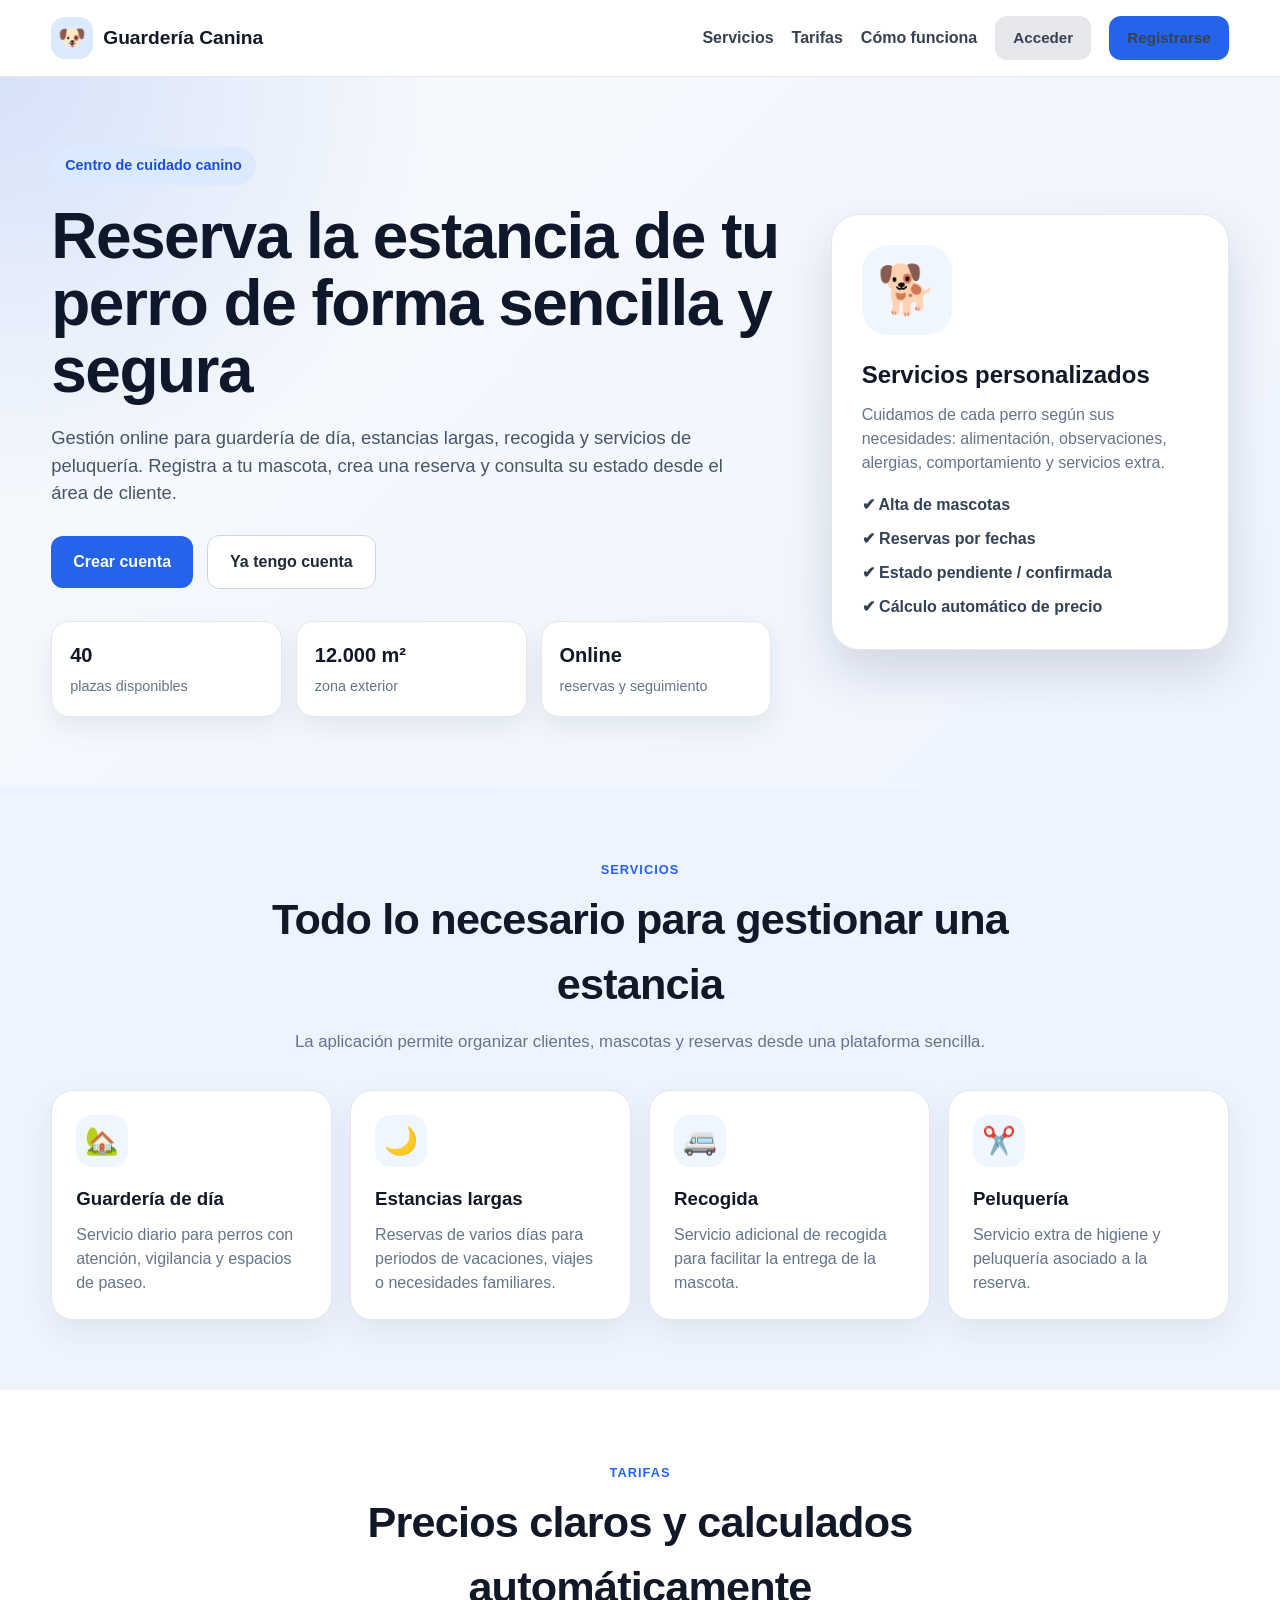
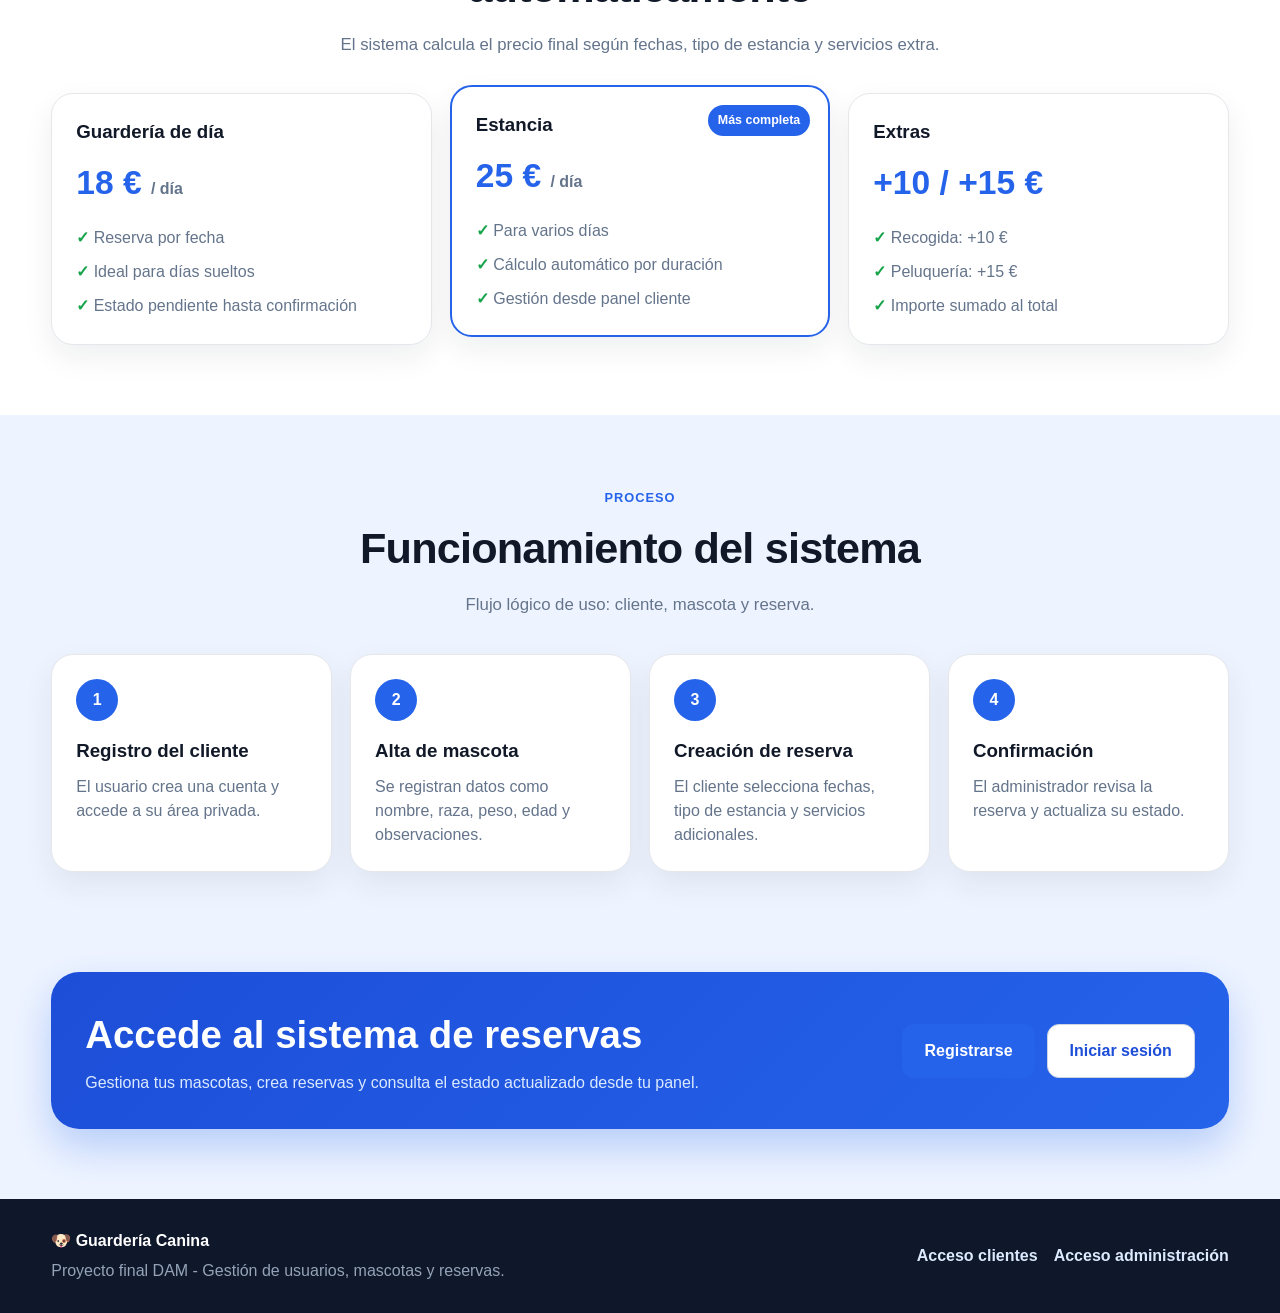
<file: src/main/resources/static/index.html>
<!DOCTYPE html>
<html lang="es">
<head>
    <meta charset="UTF-8">
    <meta name="viewport" content="width=device-width, initial-scale=1.0">
    <title>Guardería Canina | Cuidado, reservas y estancias</title>

    <link rel="stylesheet" href="css/styles.css">
</head>
<body>

<header class="landing-header">
    <div class="landing-container landing-nav">
        <a href="index.html" class="landing-logo">
            <span class="landing-logo-icon">🐶</span>
            <span>Guardería Canina</span>
        </a>

        <nav class="landing-menu">
            <a href="#servicios">Servicios</a>
            <a href="#tarifas">Tarifas</a>
            <a href="#funcionamiento">Cómo funciona</a>
            <a href="login.html" class="btn btn-secondary">Acceder</a>
            <a href="registro.html" class="btn btn-primary">Registrarse</a>
        </nav>
    </div>
</header>

<main>

    <section class="landing-hero">
        <div class="landing-container hero-grid">
            <div class="hero-content">
                <span class="hero-badge">Centro de cuidado canino</span>
                <h1>Reserva la estancia de tu perro de forma sencilla y segura</h1>
                <p>
                    Gestión online para guardería de día, estancias largas, recogida y servicios de peluquería.
                    Registra a tu mascota, crea una reserva y consulta su estado desde el área de cliente.
                </p>

                <div class="hero-actions">
                    <a href="registro.html" class="btn btn-primary btn-lg">Crear cuenta</a>
                    <a href="login.html" class="btn btn-outline btn-lg">Ya tengo cuenta</a>
                </div>

                <div class="hero-info">
                    <div>
                        <strong>40</strong>
                        <span>plazas disponibles</span>
                    </div>
                    <div>
                        <strong>12.000 m²</strong>
                        <span>zona exterior</span>
                    </div>
                    <div>
                        <strong>Online</strong>
                        <span>reservas y seguimiento</span>
                    </div>
                </div>
            </div>

            <div class="hero-card">
                <div class="hero-card-img">🐕</div>
                <h2>Servicios personalizados</h2>
                <p>
                    Cuidamos de cada perro según sus necesidades: alimentación, observaciones,
                    alergias, comportamiento y servicios extra.
                </p>
                <ul>
                    <li>✔ Alta de mascotas</li>
                    <li>✔ Reservas por fechas</li>
                    <li>✔ Estado pendiente / confirmada</li>
                    <li>✔ Cálculo automático de precio</li>
                </ul>
            </div>
        </div>
    </section>

    <section id="servicios" class="landing-section">
        <div class="landing-container">
            <div class="section-heading">
                <span>Servicios</span>
                <h2>Todo lo necesario para gestionar una estancia</h2>
                <p>La aplicación permite organizar clientes, mascotas y reservas desde una plataforma sencilla.</p>
            </div>

            <div class="landing-cards">
                <article class="landing-card">
                    <div class="card-icon">🏡</div>
                    <h3>Guardería de día</h3>
                    <p>Servicio diario para perros con atención, vigilancia y espacios de paseo.</p>
                </article>

                <article class="landing-card">
                    <div class="card-icon">🌙</div>
                    <h3>Estancias largas</h3>
                    <p>Reservas de varios días para periodos de vacaciones, viajes o necesidades familiares.</p>
                </article>

                <article class="landing-card">
                    <div class="card-icon">🚐</div>
                    <h3>Recogida</h3>
                    <p>Servicio adicional de recogida para facilitar la entrega de la mascota.</p>
                </article>

                <article class="landing-card">
                    <div class="card-icon">✂️</div>
                    <h3>Peluquería</h3>
                    <p>Servicio extra de higiene y peluquería asociado a la reserva.</p>
                </article>
            </div>
        </div>
    </section>

    <section id="tarifas" class="landing-section section-alt">
        <div class="landing-container">
            <div class="section-heading">
                <span>Tarifas</span>
                <h2>Precios claros y calculados automáticamente</h2>
                <p>El sistema calcula el precio final según fechas, tipo de estancia y servicios extra.</p>
            </div>

            <div class="price-grid">
                <article class="price-card">
                    <h3>Guardería de día</h3>
                    <p class="price">18 € <span>/ día</span></p>
                    <ul>
                        <li>Reserva por fecha</li>
                        <li>Ideal para días sueltos</li>
                        <li>Estado pendiente hasta confirmación</li>
                    </ul>
                </article>

                <article class="price-card featured">
                    <div class="featured-label">Más completa</div>
                    <h3>Estancia</h3>
                    <p class="price">25 € <span>/ día</span></p>
                    <ul>
                        <li>Para varios días</li>
                        <li>Cálculo automático por duración</li>
                        <li>Gestión desde panel cliente</li>
                    </ul>
                </article>

                <article class="price-card">
                    <h3>Extras</h3>
                    <p class="price">+10 / +15 €</p>
                    <ul>
                        <li>Recogida: +10 €</li>
                        <li>Peluquería: +15 €</li>
                        <li>Importe sumado al total</li>
                    </ul>
                </article>
            </div>
        </div>
    </section>

    <section id="funcionamiento" class="landing-section">
        <div class="landing-container">
            <div class="section-heading">
                <span>Proceso</span>
                <h2>Funcionamiento del sistema</h2>
                <p>Flujo lógico de uso: cliente, mascota y reserva.</p>
            </div>

            <div class="steps-grid">
                <article class="step-card">
                    <span>1</span>
                    <h3>Registro del cliente</h3>
                    <p>El usuario crea una cuenta y accede a su área privada.</p>
                </article>

                <article class="step-card">
                    <span>2</span>
                    <h3>Alta de mascota</h3>
                    <p>Se registran datos como nombre, raza, peso, edad y observaciones.</p>
                </article>

                <article class="step-card">
                    <span>3</span>
                    <h3>Creación de reserva</h3>
                    <p>El cliente selecciona fechas, tipo de estancia y servicios adicionales.</p>
                </article>

                <article class="step-card">
                    <span>4</span>
                    <h3>Confirmación</h3>
                    <p>El administrador revisa la reserva y actualiza su estado.</p>
                </article>
            </div>
        </div>
    </section>

    <section class="landing-section final-cta">
        <div class="landing-container cta-box">
            <div>
                <h2>Accede al sistema de reservas</h2>
                <p>Gestiona tus mascotas, crea reservas y consulta el estado actualizado desde tu panel.</p>
            </div>

            <div class="cta-actions">
                <a href="registro.html" class="btn btn-primary btn-lg">Registrarse</a>
                <a href="login.html" class="btn btn-outline btn-lg">Iniciar sesión</a>
            </div>
        </div>
    </section>

</main>

<footer class="landing-footer">
    <div class="landing-container footer-grid">
        <div>
            <strong>🐶 Guardería Canina</strong>
            <p>Proyecto final DAM - Gestión de usuarios, mascotas y reservas.</p>
        </div>

        <div>
            <a href="login.html">Acceso clientes</a>
            <a href="login.html">Acceso administración</a>
        </div>
    </div>
</footer>

</body>
</html>
</file>
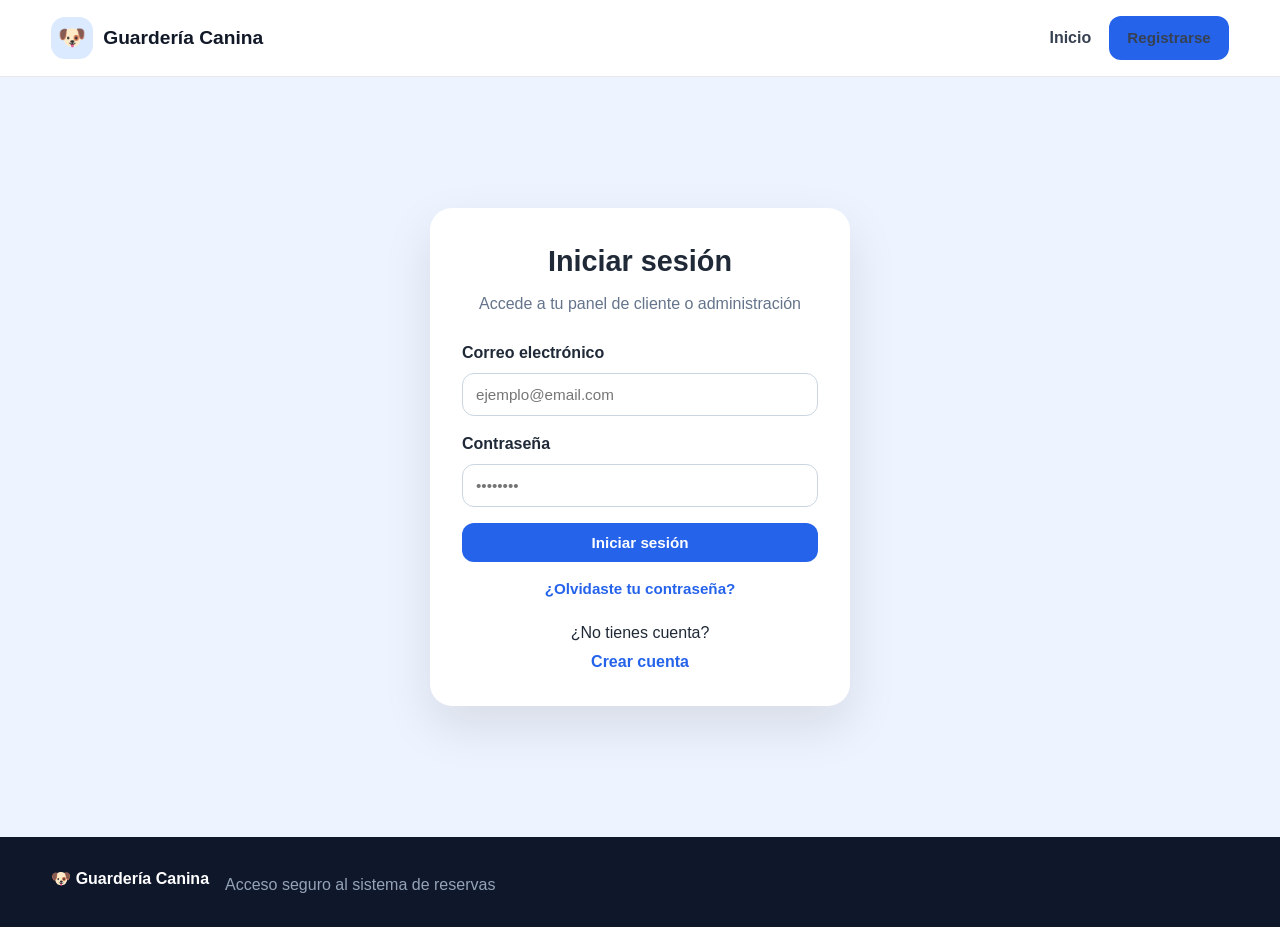
<file: src/main/resources/static/login.html>
<!DOCTYPE html>
<html lang="es">
<head>
    <meta charset="UTF-8">
    <meta name="viewport" content="width=device-width, initial-scale=1.0">
    <title>Acceso | Guardería Canina</title>

    <link rel="stylesheet" href="css/styles.css">
</head>
<body>

<header class="landing-header">
    <div class="landing-container landing-nav">
        <a href="index.html" class="landing-logo">
            <span class="landing-logo-icon">🐶</span>
            <span>Guardería Canina</span>
        </a>

        <nav class="landing-menu">
            <a href="index.html">Inicio</a>
            <a href="registro.html" class="btn btn-primary">Registrarse</a>
        </nav>
    </div>
</header>

<main class="auth-wrapper">
    <section class="auth-card">

        <div class="auth-header">
            <h1>Iniciar sesión</h1>
            <p>Accede a tu panel de cliente o administración</p>
        </div>

        <form id="loginForm" class="auth-form">

            <div class="form-group">
                <label for="email">Correo electrónico</label>
                <input type="email" id="email" placeholder="ejemplo@email.com" required>
            </div>

            <div class="form-group">
                <label for="password">Contraseña</label>
                <input type="password" id="password" placeholder="••••••••" required>
            </div>

            <button type="submit" class="btn btn-primary submit-btn">
                Iniciar sesión
            </button>

        </form>

        <div id="mensaje" class="mensaje-login"></div>

        <div class="auth-links">
            <button type="button" id="btnRecuperarPassword" class="link-button">
                ¿Olvidaste tu contraseña?
            </button>
        </div>

        <div class="auth-footer">
            <p>¿No tienes cuenta?</p>
            <a href="registro.html">Crear cuenta</a>
        </div>

    </section>
</main>

<footer class="landing-footer">
    <div class="landing-container footer-grid">
        <div>
            <strong>🐶 Guardería Canina</strong>
            <p>Acceso seguro al sistema de reservas</p>
        </div>
    </div>
</footer>

<script src="js/login.js"></script>
</body>
</html>
</file>
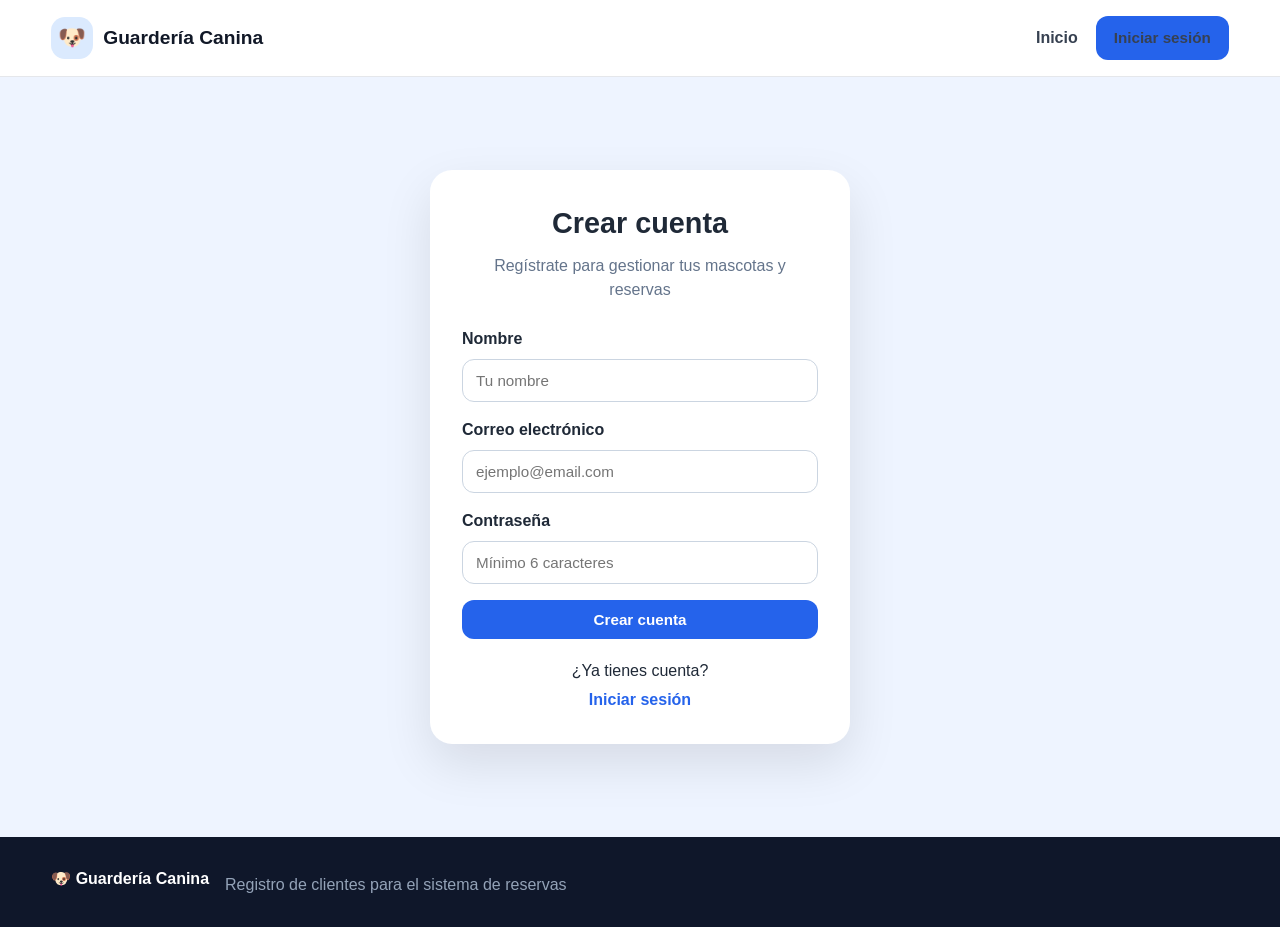
<file: src/main/resources/static/registro.html>
<!DOCTYPE html>
<html lang="es">
<head>
    <meta charset="UTF-8">
    <meta name="viewport" content="width=device-width, initial-scale=1.0">
    <title>Registro | Guardería Canina</title>

    <link rel="stylesheet" href="css/styles.css">
</head>
<body>

<header class="landing-header">
    <div class="landing-container landing-nav">
        <a href="index.html" class="landing-logo">
            <span class="landing-logo-icon">🐶</span>
            <span>Guardería Canina</span>
        </a>

        <nav class="landing-menu">
            <a href="index.html">Inicio</a>
            <a href="login.html" class="btn btn-primary">Iniciar sesión</a>
        </nav>
    </div>
</header>

<main class="auth-wrapper">
    <section class="auth-card">

        <div class="auth-header">
            <h1>Crear cuenta</h1>
            <p>Regístrate para gestionar tus mascotas y reservas</p>
        </div>

        <form id="registroForm" class="auth-form">

            <div class="form-group">
                <label for="nombre">Nombre</label>
                <input type="text" id="nombre" placeholder="Tu nombre" required>
            </div>

            <div class="form-group">
                <label for="email">Correo electrónico</label>
                <input type="email" id="email" placeholder="ejemplo@email.com" required>
            </div>

            <div class="form-group">
                <label for="password">Contraseña</label>
                <input type="password" id="password" placeholder="Mínimo 6 caracteres" required>
            </div>

            <button type="submit" class="btn btn-primary submit-btn">
                Crear cuenta
            </button>

        </form>

        <div id="mensaje" class="mensaje-registro"></div>

        <div class="auth-footer">
            <p>¿Ya tienes cuenta?</p>
            <a href="login.html">Iniciar sesión</a>
        </div>

    </section>
</main>

<footer class="landing-footer">
    <div class="landing-container footer-grid">
        <div>
            <strong>🐶 Guardería Canina</strong>
            <p>Registro de clientes para el sistema de reservas</p>
        </div>
    </div>
</footer>

<script src="js/registro.js"></script>
</body>
</html>
</file>
<file: src/main/resources/static/css/styles.css>
/* ============================
   RESET / BASE
============================ */

* {
    margin: 0;
    padding: 0;
    box-sizing: border-box;
}

html {
    scroll-behavior: smooth;
}

body {
    font-family: Arial, Helvetica, sans-serif;
    background: #eef4ff;
    color: #1f2937;
    line-height: 1.5;
}

a {
    text-decoration: none;
}

button,
input,
select,
textarea {
    font-family: inherit;
}

.oculto,
.hidden {
    display: none !important;
}

.container,
.landing-container {
    width: 92%;
    max-width: 1180px;
    margin: 0 auto;
}

/* ============================
   BOTONES
============================ */

.btn {
    display: inline-flex;
    align-items: center;
    justify-content: center;
    gap: 8px;
    border: none;
    border-radius: 12px;
    padding: 11px 18px;
    font-weight: 700;
    font-size: 0.95rem;
    cursor: pointer;
    transition: 0.2s ease;
    text-decoration: none;
    white-space: nowrap;
}

.btn:hover {
    transform: translateY(-1px);
}

.btn-primary {
    background-color: #2563eb;
    color: #ffffff;
}

.btn-primary:hover {
    background-color: #1d4ed8;
}

.btn-secondary,
.btn-secundario {
    background-color: #e5e7eb;
    color: #1f2937;
}

.btn-secondary:hover,
.btn-secundario:hover {
    background-color: #d1d5db;
}

.btn-outline {
    border: 1px solid #cbd5e1;
    background-color: #ffffff;
    color: #1f2937;
}

.btn-outline:hover {
    background-color: #f8fafc;
}

.btn-danger {
    background-color: #dc2626;
    color: #ffffff;
}

.btn-danger:hover {
    background-color: #b91c1c;
}

.btn-warning {
    background-color: #f59e0b;
    color: #ffffff;
}

.btn-warning:hover {
    background-color: #d97706;
}

.btn-lg {
    padding: 14px 22px;
    font-size: 1rem;
}

/* ============================
   LANDING / INDEX
============================ */

.landing-header {
    position: sticky;
    top: 0;
    z-index: 50;
    background-color: rgba(255, 255, 255, 0.96);
    backdrop-filter: blur(12px);
    border-bottom: 1px solid #e5e7eb;
}

.landing-nav {
    min-height: 76px;
    display: flex;
    align-items: center;
    justify-content: space-between;
    gap: 20px;
}

.landing-logo {
    display: flex;
    align-items: center;
    gap: 10px;
    color: #111827;
    font-weight: 800;
    font-size: 1.2rem;
}

.landing-logo-icon {
    width: 42px;
    height: 42px;
    display: inline-flex;
    align-items: center;
    justify-content: center;
    background-color: #dbeafe;
    border-radius: 14px;
    font-size: 1.4rem;
}

.landing-menu {
    display: flex;
    align-items: center;
    gap: 18px;
    flex-wrap: wrap;
}

.landing-menu a {
    color: #374151;
    font-weight: 700;
}

.landing-menu a:hover {
    color: #2563eb;
}

.landing-hero {
    padding: 70px 0;
    background:
        radial-gradient(circle at top left, rgba(37, 99, 235, 0.16), transparent 30%),
        linear-gradient(135deg, #f8fafc, #eef4ff);
}

.hero-grid {
    display: grid;
    grid-template-columns: 1.3fr 0.7fr;
    gap: 40px;
    align-items: center;
}

.hero-content h1 {
    max-width: 760px;
    margin-bottom: 20px;
    color: #0f172a;
    font-size: clamp(2.2rem, 5vw, 4.4rem);
    line-height: 1.05;
    letter-spacing: -1.5px;
}

.hero-content p {
    max-width: 680px;
    color: #475569;
    font-size: 1.15rem;
    margin-bottom: 28px;
}

.hero-badge {
    display: inline-flex;
    margin-bottom: 18px;
    padding: 8px 14px;
    border-radius: 999px;
    background-color: #dbeafe;
    color: #1d4ed8;
    font-weight: 800;
    font-size: 0.9rem;
}

.hero-actions {
    display: flex;
    align-items: center;
    gap: 14px;
    flex-wrap: wrap;
    margin-bottom: 32px;
}

.hero-info {
    display: grid;
    grid-template-columns: repeat(3, minmax(120px, 1fr));
    gap: 14px;
    max-width: 720px;
}

.hero-info div {
    background-color: #ffffff;
    border: 1px solid #e5e7eb;
    border-radius: 18px;
    padding: 18px;
    box-shadow: 0 10px 26px rgba(15, 23, 42, 0.07);
}

.hero-info strong {
    display: block;
    color: #111827;
    font-size: 1.25rem;
    margin-bottom: 4px;
}

.hero-info span {
    color: #64748b;
    font-size: 0.9rem;
}

.hero-card {
    background-color: #ffffff;
    border: 1px solid #e5e7eb;
    border-radius: 28px;
    padding: 30px;
    box-shadow: 0 22px 50px rgba(15, 23, 42, 0.14);
}

.hero-card-img {
    width: 90px;
    height: 90px;
    display: flex;
    align-items: center;
    justify-content: center;
    margin-bottom: 22px;
    border-radius: 26px;
    background-color: #eff6ff;
    font-size: 3rem;
}

.hero-card h2 {
    color: #111827;
    margin-bottom: 10px;
}

.hero-card p {
    color: #64748b;
    margin-bottom: 18px;
}

.hero-card ul {
    list-style: none;
    display: grid;
    gap: 10px;
}

.hero-card li {
    color: #334155;
    font-weight: 700;
}

.landing-section {
    padding: 70px 0;
}

.section-alt {
    background-color: #ffffff;
}

.section-heading {
    max-width: 760px;
    margin: 0 auto 36px auto;
    text-align: center;
}

.section-heading span {
    display: inline-block;
    margin-bottom: 8px;
    color: #2563eb;
    font-weight: 800;
    text-transform: uppercase;
    letter-spacing: 0.08em;
    font-size: 0.8rem;
}

.section-heading h2 {
    color: #111827;
    font-size: clamp(1.8rem, 4vw, 2.7rem);
    margin-bottom: 12px;
    letter-spacing: -0.8px;
}

.section-heading p {
    color: #64748b;
    font-size: 1.05rem;
}

.landing-cards {
    display: grid;
    grid-template-columns: repeat(4, 1fr);
    gap: 18px;
}

.landing-card,
.price-card,
.step-card {
    background-color: #ffffff;
    border: 1px solid #e5e7eb;
    border-radius: 22px;
    padding: 24px;
    box-shadow: 0 12px 30px rgba(15, 23, 42, 0.07);
}

.card-icon {
    width: 52px;
    height: 52px;
    display: flex;
    align-items: center;
    justify-content: center;
    margin-bottom: 18px;
    border-radius: 16px;
    background-color: #eff6ff;
    font-size: 1.7rem;
}

.landing-card h3,
.price-card h3,
.step-card h3 {
    color: #111827;
    margin-bottom: 10px;
}

.landing-card p,
.price-card li,
.step-card p {
    color: #64748b;
}

.price-grid {
    display: grid;
    grid-template-columns: repeat(3, 1fr);
    gap: 18px;
}

.price-card {
    position: relative;
}

.price-card.featured {
    border: 2px solid #2563eb;
    transform: translateY(-8px);
}

.featured-label {
    position: absolute;
    top: 18px;
    right: 18px;
    background-color: #2563eb;
    color: #ffffff;
    border-radius: 999px;
    padding: 6px 10px;
    font-size: 0.78rem;
    font-weight: 800;
}

.price {
    color: #2563eb;
    font-size: 2.1rem;
    font-weight: 900;
    margin: 12px 0 18px 0;
}

.price span {
    color: #64748b;
    font-size: 1rem;
    font-weight: 700;
}

.price-card ul {
    list-style: none;
    display: grid;
    gap: 10px;
}

.price-card li::before {
    content: "✓ ";
    color: #16a34a;
    font-weight: 900;
}

.steps-grid {
    display: grid;
    grid-template-columns: repeat(4, 1fr);
    gap: 18px;
}

.step-card span {
    width: 42px;
    height: 42px;
    display: inline-flex;
    align-items: center;
    justify-content: center;
    margin-bottom: 16px;
    border-radius: 50%;
    background-color: #2563eb;
    color: #ffffff;
    font-weight: 900;
}

.final-cta {
    padding-top: 30px;
}

.cta-box {
    display: flex;
    align-items: center;
    justify-content: space-between;
    gap: 24px;
    padding: 34px;
    border-radius: 28px;
    background: linear-gradient(135deg, #1d4ed8, #2563eb);
    color: #ffffff;
    box-shadow: 0 18px 40px rgba(37, 99, 235, 0.28);
}

.cta-box h2 {
    font-size: clamp(1.6rem, 4vw, 2.4rem);
    margin-bottom: 8px;
}

.cta-box p {
    color: #dbeafe;
}

.cta-actions {
    display: flex;
    gap: 12px;
    flex-wrap: wrap;
}

.cta-box .btn-outline {
    background-color: #ffffff;
    color: #1d4ed8;
}

.landing-footer {
    background-color: #0f172a;
    color: #ffffff;
    padding: 30px 0;
}

.footer-grid {
    display: flex;
    align-items: center;
    justify-content: space-between;
    gap: 20px;
}

.footer-grid p {
    margin-top: 6px;
    color: #94a3b8;
}

.footer-grid div:last-child {
    display: flex;
    gap: 16px;
    flex-wrap: wrap;
}

.footer-grid a {
    color: #dbeafe;
    font-weight: 700;
}

/* ============================
   FORMULARIOS GENERALES
============================ */

.panel {
    background: #ffffff;
    border-radius: 16px;
    padding: 25px;
    margin-bottom: 25px;
    box-shadow: 0 8px 22px rgba(15, 23, 42, 0.08);
}

.formulario,
.form-grid {
    display: grid;
    grid-template-columns: repeat(2, 1fr);
    gap: 18px;
}

.form-group {
    display: flex;
    flex-direction: column;
}

.form-group.full,
.form-group.full-width,
.full-width {
    grid-column: 1 / -1;
}

label {
    margin-bottom: 8px;
    font-weight: 700;
    color: #1f2937;
}

input,
select,
textarea {
    width: 100%;
    padding: 12px 13px;
    border: 1px solid #cbd5e1;
    border-radius: 12px;
    outline: none;
    font-size: 0.95rem;
    background-color: #ffffff;
    transition: 0.2s ease;
}

input:focus,
select:focus,
textarea:focus {
    border-color: #2563eb;
    box-shadow: 0 0 0 3px rgba(37, 99, 235, 0.15);
}

textarea {
    resize: vertical;
    min-height: 100px;
}

.form-help {
    display: block;
    margin-top: 8px;
    color: #64748b;
    font-size: 0.88rem;
    line-height: 1.4;
}

.mensaje,
.message {
    margin-top: 18px;
    padding: 14px;
    border-radius: 12px;
    font-weight: 700;
}

.mensaje.ok,
.message.success {
    background-color: #dcfce7;
    color: #166534;
    border: 1px solid #86efac;
}

.mensaje.error,
.message.error {
    background-color: #fee2e2;
    color: #991b1b;
    border: 1px solid #fca5a5;
}

.mensaje.info,
.mensaje.aviso {
    background-color: #dbeafe;
    color: #1d4ed8;
    border: 1px solid #93c5fd;
}

/* ============================
   AUTH LOGIN / REGISTRO
============================ */

.auth-wrapper {
    min-height: calc(100vh - 140px);
    display: flex;
    align-items: center;
    justify-content: center;
    padding: 40px 20px;
}

.auth-card {
    width: 100%;
    max-width: 420px;
    background: #ffffff;
    padding: 32px;
    border-radius: 22px;
    box-shadow: 0 20px 50px rgba(0,0,0,0.1);
}

.auth-header {
    text-align: center;
    margin-bottom: 25px;
}

.auth-header h1 {
    font-size: 1.8rem;
    margin-bottom: 8px;
}

.auth-header p {
    color: #64748b;
}

.auth-form {
    display: flex;
    flex-direction: column;
    gap: 16px;
}

.auth-links {
    margin-top: 14px;
    text-align: center;
}

.link-button {
    border: none;
    background: transparent;
    color: #2563eb;
    font-weight: 700;
    cursor: pointer;
    font-size: 0.95rem;
}

.link-button:hover {
    text-decoration: underline;
}

.auth-footer {
    margin-top: 20px;
    text-align: center;
}

.auth-footer p {
    margin-bottom: 5px;
}

.auth-footer a {
    color: #2563eb;
    font-weight: bold;
}

.auth-footer a:hover {
    text-decoration: underline;
}

.mensaje-login,
.mensaje-registro {
    margin-top: 15px;
    font-weight: bold;
    text-align: center;
}

.mensaje-login.error,
.mensaje-registro.error {
    color: #dc2626;
}

.mensaje-login.ok,
.mensaje-registro.ok {
    color: #16a34a;
}

.mensaje-login.info,
.mensaje-registro.info {
    color: #1d4ed8;
}

/* ============================
   CLIENTE FINAL
============================ */

.cliente-header {
    width: 100%;
    min-height: 78px;
    padding: 16px 4%;
    background-color: rgba(255, 255, 255, 0.98);
    backdrop-filter: blur(12px);
    border-bottom: 1px solid #dbe3ee;
    display: flex;
    align-items: center;
    justify-content: space-between;
    gap: 24px;
    position: sticky;
    top: 0;
    z-index: 40;
    box-shadow: 0 8px 24px rgba(15, 23, 42, 0.04);
}

.cliente-header__brand p {
    color: #64748b;
    font-size: 0.92rem;
    margin-top: 4px;
}

.cliente-header__actions {
    display: flex;
    align-items: center;
    gap: 12px;
    flex-wrap: wrap;
}

.usuario-logueado {
    font-weight: 800;
    color: #334155;
    background-color: #f8fafc;
    border: 1px solid #e5e7eb;
    padding: 9px 13px;
    border-radius: 999px;
}

.cliente-main {
    width: 96%;
    max-width: 1520px;
    margin: 0 auto;
    padding: 34px 0 72px;
}

.cliente-hero {
    display: grid;
    grid-template-columns: minmax(0, 2fr) minmax(340px, 0.8fr);
    gap: 32px;
    align-items: stretch;
    margin-bottom: 30px;
    padding: 44px;
    border-radius: 32px;
    background:
        radial-gradient(circle at top left, rgba(37, 99, 235, 0.18), transparent 34%),
        linear-gradient(135deg, #ffffff, #eef4ff);
    border: 1px solid #bfdbfe;
    box-shadow: 0 20px 48px rgba(15, 23, 42, 0.10);
}

.cliente-hero__content {
    max-width: 980px;
}

.cliente-hero h1 {
    font-size: clamp(2.4rem, 4vw, 3.8rem);
    color: #0f172a;
    margin-bottom: 14px;
    letter-spacing: -1.3px;
    line-height: 1.08;
}

.cliente-hero p {
    max-width: 900px;
    color: #475569;
    font-size: 1.1rem;
}

.cliente-hero__card {
    height: 100%;
    background-color: #ffffff;
    border: 1px solid #bfdbfe;
    border-radius: 28px;
    padding: 30px;
    box-shadow: 0 16px 34px rgba(37, 99, 235, 0.13);
    display: flex;
    flex-direction: column;
    justify-content: center;
}

.cliente-hero__card span {
    width: 64px;
    height: 64px;
    display: flex;
    align-items: center;
    justify-content: center;
    margin-bottom: 18px;
    border-radius: 20px;
    background-color: #eff6ff;
    font-size: 2.2rem;
}

.cliente-hero__card strong {
    display: block;
    color: #0f172a;
    font-size: 1.16rem;
    margin-bottom: 8px;
}

.cliente-hero__card p {
    color: #64748b;
    font-size: 0.96rem;
}

.section-kicker {
    display: inline-block;
    margin-bottom: 7px;
    color: #2563eb;
    font-size: 0.76rem;
    font-weight: 900;
    text-transform: uppercase;
    letter-spacing: 0.08em;
}

.cliente-resumen,
.cliente-panel {
    background-color: #ffffff;
    border: 1px solid #dbe3ee;
    border-radius: 28px;
    padding: 30px;
    box-shadow: 0 16px 38px rgba(15, 23, 42, 0.08);
}

.cliente-resumen {
    margin-bottom: 30px;
}

.cliente-section-header {
    display: flex;
    justify-content: space-between;
    align-items: flex-start;
    gap: 18px;
    margin-bottom: 24px;
}

.cliente-section-header h2 {
    color: #111827;
    font-size: 1.38rem;
    margin-bottom: 5px;
}

.cliente-section-header p,
#ultimaActualizacion {
    color: #64748b;
}

.cliente-stats-grid {
    display: grid;
    grid-template-columns: repeat(5, minmax(0, 1fr));
    gap: 18px;
}

.cliente-stat-card {
    min-height: 126px;
    padding: 22px;
    border-radius: 22px;
    background-color: #f8fafc;
    border: 1px solid #e5e7eb;
    transition: 0.2s ease;
    display: flex;
    flex-direction: column;
    justify-content: space-between;
}

.cliente-stat-card:hover {
    transform: translateY(-2px);
}

.cliente-stat-card span {
    display: block;
    color: #64748b;
    font-weight: 800;
    margin-bottom: 8px;
}

.cliente-stat-card strong {
    color: #0f172a;
    font-size: 2.25rem;
    line-height: 1;
}

.stat-pendiente {
    background-color: #fff7ed;
    border-color: #fed7aa;
}

.stat-confirmada {
    background-color: #eff6ff;
    border-color: #bfdbfe;
}

.stat-cancelada {
    background-color: #fef2f2;
    border-color: #fecaca;
}

.stat-finalizada {
    background-color: #f3f4f6;
    border-color: #d1d5db;
}

.stat-clickable {
    cursor: pointer;
}

.stat-clickable:hover {
    border-color: #2563eb;
    box-shadow: 0 14px 30px rgba(37, 99, 235, 0.14);
}

.cliente-grid {
    display: grid;
    gap: 30px;
    align-items: start;
}

.cliente-grid-superior {
    grid-template-columns: minmax(380px, 0.82fr) minmax(580px, 1.18fr);
    margin-bottom: 30px;
}

.cliente-reservas-full {
    margin-top: 30px;
}

.cliente-form {
    margin-bottom: 24px;
    padding: 24px;
    background-color: #f8fafc;
    border: 1px solid #e5e7eb;
    border-radius: 24px;
}

.cliente-form-actions {
    display: flex;
    gap: 12px;
    flex-wrap: wrap;
    margin-top: 18px;
}

.checkbox-card {
    background-color: #ffffff;
    border: 1px solid #e5e7eb;
    border-radius: 18px;
    padding: 16px;
}

.checkbox-card label {
    display: flex;
    align-items: flex-start;
    gap: 12px;
    cursor: pointer;
    margin: 0;
}

.checkbox-card input {
    width: auto;
    margin-top: 4px;
}

.checkbox-card span {
    display: grid;
    gap: 3px;
}

.checkbox-card small {
    color: #64748b;
}

.cliente-lista-cards {
    display: grid;
    gap: 16px;
}

.card-item {
    background-color: #ffffff;
    border: 1px solid #e5e7eb;
    border-radius: 22px;
    padding: 22px;
    box-shadow: 0 9px 24px rgba(15, 23, 42, 0.06);
    transition: 0.2s ease;
}

.card-item:hover {
    transform: translateY(-2px);
    box-shadow: 0 14px 30px rgba(15, 23, 42, 0.09);
}

.card-item h4 {
    color: #111827;
    margin-bottom: 11px;
    font-size: 1.05rem;
}

.card-item h4::before {
    content: "🐶 ";
}

.card-item p {
    color: #475569;
    margin-bottom: 7px;
}

.card-actions {
    display: flex;
    gap: 10px;
    flex-wrap: wrap;
    margin-top: 15px;
}

.perfil-card {
    min-height: 190px;
    background: linear-gradient(135deg, #ffffff, #f8fafc);
}

.perfil-card h4::before {
    content: "👤 ";
}

#formPerfil {
    border-left: 5px solid #2563eb;
}

#formPerfil input[readonly] {
    background-color: #f1f5f9;
    color: #64748b;
    cursor: not-allowed;
}

#formPerfil .cliente-form-actions {
    justify-content: flex-start;
}

.reservas-layout {
    display: grid;
    grid-template-columns: minmax(560px, 1.15fr) minmax(390px, 0.85fr);
    gap: 30px;
    align-items: start;
}

.reserva-form-horizontal {
    margin-bottom: 0;
}

.reserva-side-info {
    display: grid;
    gap: 20px;
    align-content: start;
}

.reserva-side-info .ocupacion-resumen,
.reserva-side-info .precio-resumen {
    margin-top: 0;
}

.reservas-listado {
    margin-top: 30px;
    display: grid;
    grid-template-columns: repeat(3, minmax(280px, 1fr));
    gap: 20px;
}

.select-filtro {
    width: auto;
    min-width: 180px;
}

.precio-resumen {
    margin-top: 22px;
    background: linear-gradient(135deg, #f8fafc, #eff6ff);
    border: 1px solid #dbeafe;
    border-radius: 24px;
    padding: 24px;
}

.precio-resumen h3 {
    color: #111827;
    margin-bottom: 14px;
}

.precio-linea,
.precio-total {
    display: flex;
    justify-content: space-between;
    gap: 12px;
    padding: 10px 0;
    border-bottom: 1px solid #e5e7eb;
}

.precio-linea span,
.precio-total span {
    color: #475569;
}

.precio-linea strong {
    color: #111827;
}

.precio-total {
    margin-top: 6px;
    border-bottom: none;
    font-size: 1.15rem;
}

.precio-total strong {
    color: #2563eb;
    font-size: 1.4rem;
}

.precio-resumen p {
    margin-top: 12px;
    color: #64748b;
    font-size: 0.9rem;
}

.ocupacion-resumen {
    margin-top: 22px;
    border-radius: 24px;
    padding: 24px;
    border: 1px solid #dbeafe;
    background: linear-gradient(135deg, #ffffff, #eff6ff);
    box-shadow: 0 8px 22px rgba(15, 23, 42, 0.055);
}

.ocupacion-resumen h3 {
    color: #111827;
    margin-bottom: 8px;
}

.ocupacion-resumen p {
    color: #475569;
    margin-top: 6px;
}

.ocupacion-datos {
    display: grid;
    grid-template-columns: repeat(3, 1fr);
    gap: 12px;
    margin-top: 16px;
}

.ocupacion-datos div {
    background-color: #ffffff;
    border: 1px solid #e5e7eb;
    border-radius: 18px;
    padding: 15px;
}

.ocupacion-datos span {
    display: block;
    color: #64748b;
    font-size: 0.82rem;
    font-weight: 800;
    margin-bottom: 6px;
}

.ocupacion-datos strong {
    color: #0f172a;
    font-size: 1.55rem;
}

.ocupacion-detalle {
    margin-top: 12px;
    font-size: 0.9rem;
}

.ocupacion-neutral {
    border-color: #dbeafe;
    background: linear-gradient(135deg, #ffffff, #eff6ff);
}

.ocupacion-ok {
    border-color: #86efac;
    background: linear-gradient(135deg, #ffffff, #f0fdf4);
}

.ocupacion-ok .ocupacion-datos strong {
    color: #166534;
}

.ocupacion-error {
    border-color: #fca5a5;
    background: linear-gradient(135deg, #ffffff, #fef2f2);
}

.ocupacion-error .ocupacion-datos strong {
    color: #991b1b;
}

.card-header-reserva {
    display: flex;
    align-items: center;
    justify-content: space-between;
    gap: 10px;
    margin-bottom: 12px;
}

.estado-badge {
    display: inline-flex;
    align-items: center;
    justify-content: center;
    border-radius: 999px;
    padding: 6px 10px;
    font-size: 0.72rem;
    font-weight: 900;
}

.estado-pendiente {
    background-color: #fff7ed;
    color: #c2410c;
    border: 1px solid #fed7aa;
}

.estado-confirmada {
    background-color: #dbeafe;
    color: #1d4ed8;
    border: 1px solid #93c5fd;
}

.estado-cancelada {
    background-color: #fee2e2;
    color: #991b1b;
    border: 1px solid #fca5a5;
}

.estado-finalizada {
    background-color: #e5e7eb;
    color: #374151;
    border: 1px solid #d1d5db;
}

.estado-default {
    background-color: #f3f4f6;
    color: #374151;
}

.estado-texto {
    margin-top: 12px;
    padding: 12px;
    border-radius: 14px;
    font-weight: 700;
}

.estado-texto--pendiente {
    background-color: #fff7ed;
    color: #c2410c;
    border: 1px solid #fed7aa;
}

.estado-texto--confirmada {
    background-color: #eff6ff;
    color: #1d4ed8;
    border: 1px solid #93c5fd;
}

.estado-texto--cancelada {
    background-color: #fef2f2;
    color: #991b1b;
    border: 1px solid #fca5a5;
}

.estado-texto--finalizada {
    background-color: #f3f4f6;
    color: #374151;
    border: 1px solid #d1d5db;
}

.zona-mensajes {
    position: fixed;
    right: 20px;
    bottom: 20px;
    z-index: 200;
    display: grid;
    gap: 10px;
    max-width: 360px;
}

.zona-mensajes .mensaje,
.zona-mensajes .message {
    box-shadow: 0 14px 30px rgba(15, 23, 42, 0.18);
}

/* ============================
   TARJETAS / LISTADOS ANTIGUOS
============================ */

.cabecera-listado {
    display: flex;
    justify-content: space-between;
    align-items: center;
    gap: 16px;
    margin-bottom: 20px;
    flex-wrap: wrap;
}

.grid-reservas,
.grid-inicio {
    display: grid;
    grid-template-columns: repeat(auto-fit, minmax(280px, 1fr));
    gap: 18px;
}

.card-reserva,
.card-inicio,
.card {
    background-color: #ffffff;
    border: 1px solid #dbe3ee;
    border-radius: 16px;
    padding: 20px;
    box-shadow: 0 8px 22px rgba(15, 23, 42, 0.06);
}

.badge {
    display: inline-block;
    padding: 6px 11px;
    border-radius: 999px;
    font-size: 13px;
    font-weight: 800;
}

.badge-pendiente {
    background-color: #fff7ed;
    color: #c2410c;
}

.badge-confirmada {
    background-color: #dcfce7;
    color: #166534;
}

.badge-cancelada {
    background-color: #fee2e2;
    color: #991b1b;
}

.badge-finalizada {
    background-color: #e5e7eb;
    color: #374151;
}

/* ============================
   RESPONSIVE
============================ */

@media (max-width: 1280px) {
    .cliente-main {
        width: 96%;
        max-width: 1240px;
    }

    .reservas-listado {
        grid-template-columns: repeat(2, minmax(0, 1fr));
    }

    .cliente-grid-superior,
    .reservas-layout {
        grid-template-columns: 1fr;
    }
}

@media (max-width: 1100px) {
    .cliente-hero {
        grid-template-columns: 1fr;
    }

    .cliente-stats-grid {
        grid-template-columns: repeat(3, 1fr);
    }
}

@media (max-width: 1050px) {
    .hero-grid,
    .price-grid,
    .steps-grid {
        grid-template-columns: 1fr 1fr;
    }

    .landing-cards {
        grid-template-columns: 1fr 1fr;
    }

    .hero-card {
        order: -1;
    }
}

@media (max-width: 900px) {
    .reservas-listado {
        grid-template-columns: 1fr;
    }
}

@media (max-width: 768px) {
    .landing-nav,
    .cliente-header {
        flex-direction: column;
        align-items: flex-start;
        padding: 14px 4%;
    }

    .cliente-header__actions {
        width: 100%;
    }

    .cliente-header__actions .btn {
        width: 100%;
    }

    .landing-menu {
        width: 100%;
        display: grid;
        grid-template-columns: 1fr 1fr;
        gap: 10px;
    }

    .landing-menu a {
        text-align: center;
        padding: 10px;
        border-radius: 10px;
        background-color: #f8fafc;
    }

    .landing-menu .btn {
        width: 100%;
    }

    .landing-hero {
        padding: 42px 0;
    }

    .hero-grid,
    .hero-info,
    .landing-cards,
    .price-grid,
    .steps-grid,
    .cliente-stats-grid,
    .formulario,
    .form-grid {
        grid-template-columns: 1fr;
    }

    .hero-content h1 {
        font-size: 2.45rem;
    }

    .hero-content p {
        font-size: 1rem;
    }

    .hero-actions,
    .cliente-form-actions {
        align-items: stretch;
    }

    .hero-actions .btn,
    .cliente-form-actions .btn {
        width: 100%;
    }

    .price-card.featured {
        transform: none;
    }

    .cta-box,
    .footer-grid,
    .cliente-section-header {
        flex-direction: column;
        align-items: flex-start;
    }

    .cta-actions,
    .cta-actions .btn,
    .cliente-section-header .btn {
        width: 100%;
    }

    .cliente-main {
        width: 94%;
        padding-top: 22px;
    }

    .cliente-hero,
    .cliente-resumen,
    .cliente-panel {
        padding: 20px;
        border-radius: 22px;
    }

    .cliente-hero {
        gap: 18px;
    }

    .cliente-hero__card {
        padding: 20px;
    }

    .cliente-form {
        padding: 14px;
    }

    .precio-linea,
    .precio-total {
        flex-direction: column;
    }

    .zona-mensajes {
        left: 14px;
        right: 14px;
        bottom: 14px;
        max-width: none;
    }

    .ocupacion-datos {
        grid-template-columns: 1fr;
    }

    .select-filtro {
        width: 100%;
    }
}

@media (max-width: 480px) {
    .landing-menu {
        grid-template-columns: 1fr;
    }

    .hero-content h1 {
        font-size: 2rem;
    }

    .landing-card,
    .price-card,
    .step-card,
    .hero-card,
    .panel,
    .auth-card {
        padding: 18px;
        border-radius: 18px;
    }

    .landing-section {
        padding: 48px 0;
    }
}
</file>
